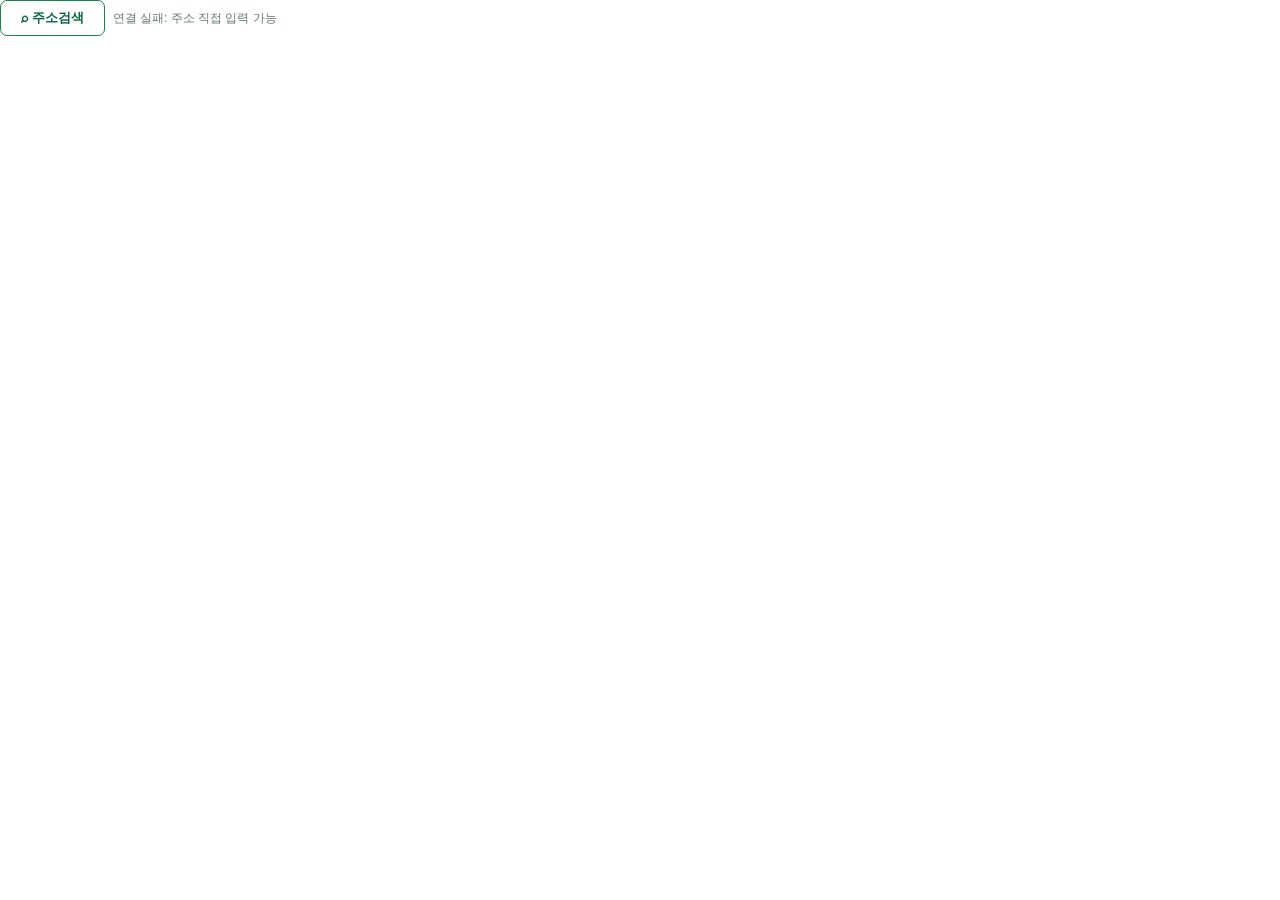
<file: assets/address_search/index.html>
<!doctype html><html lang="ko"><meta charset="utf-8"><meta name="viewport" content="width=device-width,initial-scale=1"><style>body{font:14px sans-serif;margin:0;color:#163c30}button{background:#fff;border:1px solid #168351;border-radius:7px;color:#086441;padding:8px 20px;cursor:pointer;font-weight:bold}#postcode{margin-top:8px}#status{font-size:12px;color:#63776b;margin-left:8px}</style><button id="open">⌕ 주소검색</button><span id="status">도로명·지번 검색</span><div id="postcode"></div><script>
const send=(type,extra={})=>parent.postMessage({isStreamlitMessage:true,type,...extra},'*');
const frame=h=>send('streamlit:setFrameHeight',{height:h});
let loaded=false;
function launch(){
 const el=document.getElementById('postcode');el.innerHTML='';frame(43);
 new daum.Postcode({oncomplete:data=>{
   send('streamlit:setComponentValue',{value:{zonecode:data.zonecode,address:data.roadAddress||data.jibunAddress,nonce:Date.now()},dataType:'json'});
   el.innerHTML='';frame(43);
 },width:500,height:600}).open({popupTitle:'주소 검색'});
}
function loadProvider(){
 if(loaded)return;loaded=true;
 const script=document.createElement('script');script.src='https://t1.daumcdn.net/mapjsapi/bundle/postcode/prod/postcode.v2.js';
 script.onload=()=>{document.getElementById('status').textContent='도로명·지번 검색';};
 script.onerror=()=>{loaded=false;document.getElementById('status').textContent='연결 실패: 주소 직접 입력 가능';frame(60);};
 document.head.appendChild(script);
}
document.getElementById('open').onclick=()=>{
 if(window.daum&&daum.Postcode){launch();return;}
 document.getElementById('status').textContent='불러오는 중… 잠시 후 다시 눌러주세요.';loadProvider();frame(60);
};
loadProvider();
window.addEventListener('message',e=>{if(e.data.type==='streamlit:render')frame(document.getElementById('postcode').childNodes.length?510:43);});
send('streamlit:componentReady',{apiVersion:1});frame(43);
</script></html>
</file>
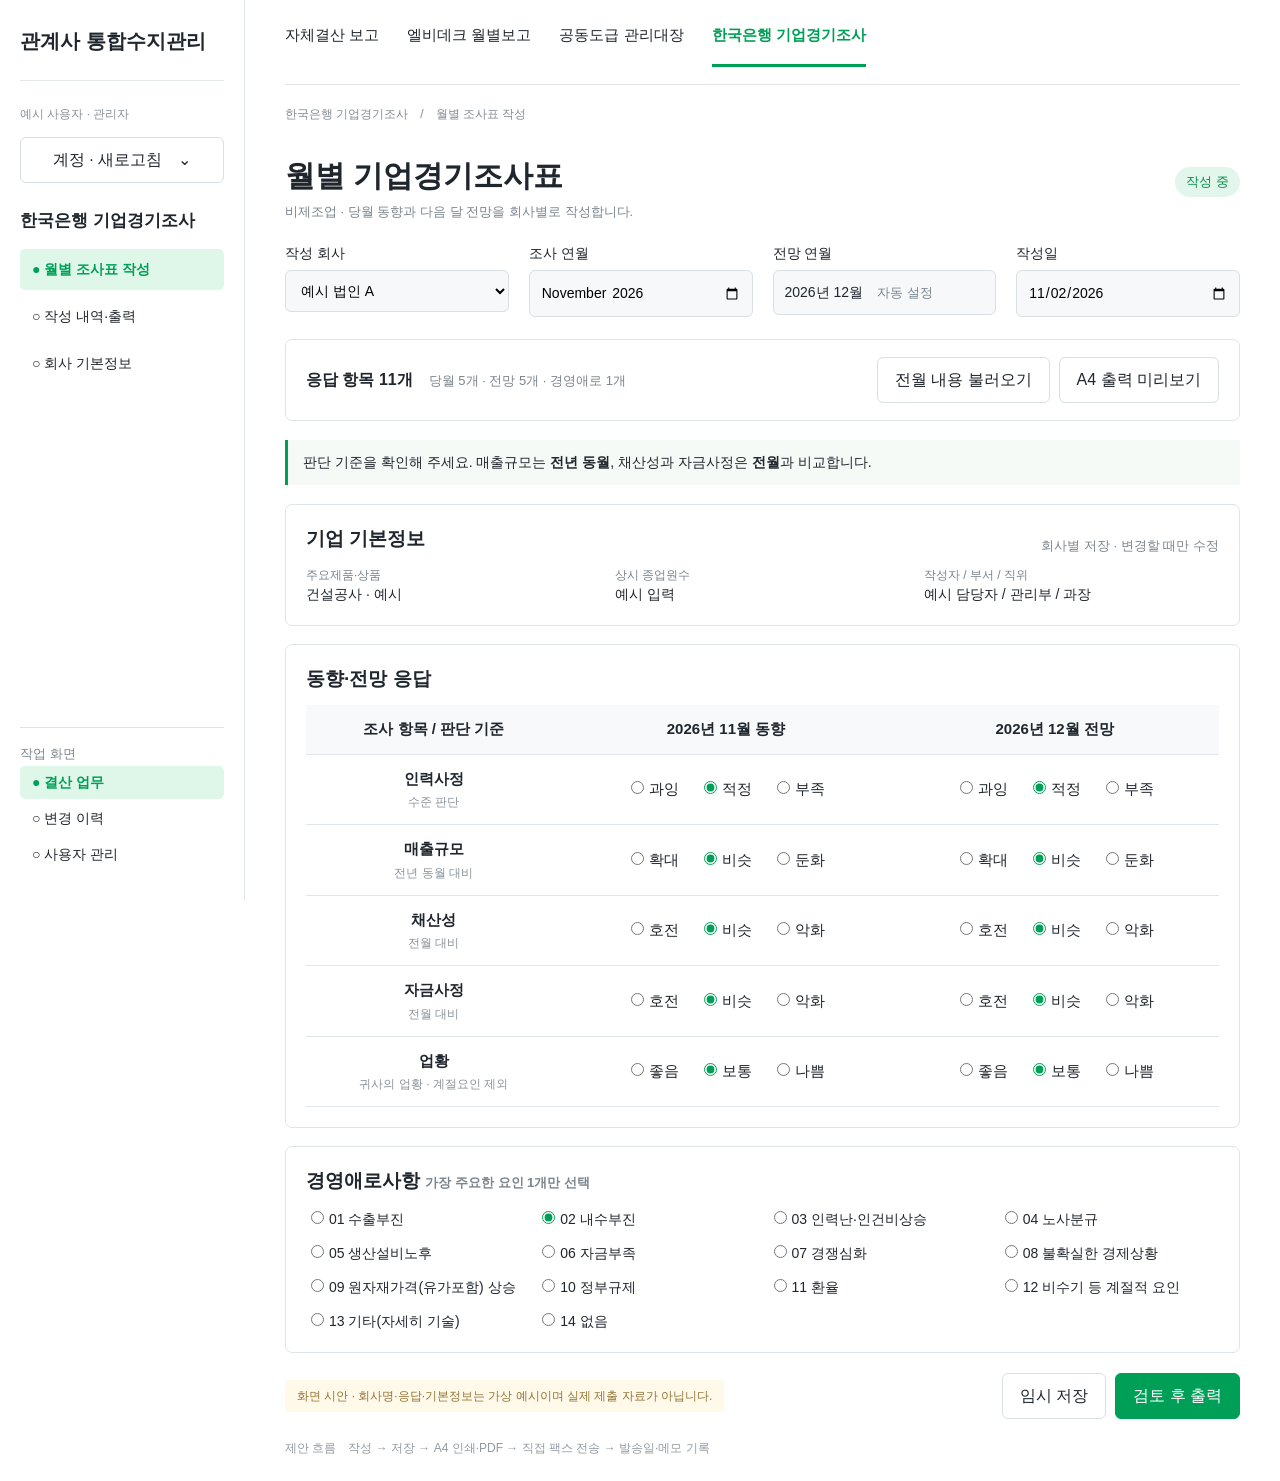
<file: docs/bok-survey-preview/index.html>
<!doctype html><meta charset="utf-8"><title>기업경기조사 · 화면 시안</title><style>*{box-sizing:border-box}body{margin:0;background:#fff;color:#20262d;font:16px/1.5 "Noto Sans CJK KR","Malgun Gothic",sans-serif}button,input,select{font:inherit}button{cursor:pointer;border:1px solid #d8dfe5;background:white;border-radius:6px;padding:10px 17px;color:inherit}.green{background:#009f57;color:white;border-color:#009f57}.muted{color:#7b858d;font-size:13px}aside{position:fixed;inset:0 auto 0 0;width:245px;padding:26px 20px;border-right:1px solid #dfe4e8;background:#fff;display:flex;flex-direction:column}.brand{font-weight:750;font-size:20px;padding-bottom:24px;border-bottom:1px solid #e4e7eb}.user{font-size:12px;color:#899199;margin:24px 0 14px}.navtitle{font-size:17px;font-weight:700;margin:25px 0 12px}.nav{padding:10px 12px;margin:3px 0;font-size:14px;border-radius:5px}.active{color:#009f57;background:#def7e9;font-weight:700}.work{margin-top:auto;border-top:1px solid #dfe4e8;padding-top:16px}.work .nav{padding:6px 12px}.main{margin-left:245px;padding:24px 40px;max-width:1800px}.topnav{display:flex;gap:28px;border-bottom:1px solid #e2e5e9;padding:0 0 17px;font-size:15px}.topnav strong{color:#009f57;border-bottom:3px solid #009f57;padding-bottom:17px}.breadcrumb{font-size:12px;color:#838c95;margin:20px 0}h1{font-size:30px;margin:10px 0 4px}h2{font-size:19px;margin:0 0 12px}.heading{display:flex;justify-content:space-between;align-items:center}.pill{background:#e3f6eb;color:#008d4b;padding:5px 11px;border-radius:20px;font-size:13px}.filters{display:flex;gap:20px;margin:22px 0}.filters label{flex:1;font-size:14px}.filters select,.field{display:block;width:100%;border:1px solid #d8dfe5;border-radius:6px;background:#f6f8f9;padding:11px;margin-top:6px}.summary{border:1px solid #dfe4e8;border-radius:7px;padding:17px 20px;display:flex;justify-content:space-between;align-items:center}.actions{display:flex;gap:9px}.hint{border-left:3px solid #009f57;background:#f5faf7;font-size:14px;padding:12px 15px;margin:19px 0}.card{border:1px solid #dfe4e8;border-radius:7px;margin:18px 0;padding:20px}table{border-collapse:collapse;width:100%;font-size:15px}th,td{border-bottom:1px solid #e0e5e9;padding:13px;text-align:center}th{background:#f7f9fa;font-weight:650}td small{display:block;font-size:12px;color:#8a939b;margin-top:3px}input[type=radio]{accent-color:#009f57;margin-right:5px}.choices{display:flex;justify-content:center;gap:20px;white-space:nowrap}.factors{display:grid;grid-template-columns:repeat(4,1fr);gap:12px;font-size:14px}.bottom{display:flex;justify-content:space-between;align-items:center;margin:20px 0}.number{font-variant-numeric:tabular-nums}.caption{font-size:12px;color:#939aa1}.demo{font-size:12px;color:#937438;background:#fff9e9;padding:7px 12px;border-radius:4px}.base{display:grid;grid-template-columns:repeat(3,1fr);gap:14px;font-size:14px}.base span{display:block;color:#79848d;font-size:12px}.base b{font-weight:500}</style><aside><div class="brand">관계사 통합수지관리</div><div class="user">예시 사용자 · 관리자</div><button>계정 · 새로고침　⌄</button><div class="navtitle">한국은행 기업경기조사</div><div class="nav active">● 월별 조사표 작성</div><div class="nav">○ 작성 내역·출력</div><div class="nav">○ 회사 기본정보</div><div class="work"><div class="muted">작업 화면</div><div class="nav active">● 결산 업무</div><div class="nav">○ 변경 이력</div><div class="nav">○ 사용자 관리</div></div></aside><main class="main"><div class="topnav"><span>자체결산 보고</span><span>엘비데크 월별보고</span><span>공동도급 관리대장</span><strong>한국은행 기업경기조사</strong></div><div class="breadcrumb">한국은행 기업경기조사　/　월별 조사표 작성</div><div class="heading"><div><h1>월별 기업경기조사표</h1><div class="muted">비제조업 · 당월 동향과 다음 달 전망을 회사별로 작성합니다.</div></div><span class="pill">작성 중</span></div><div class="filters"><label>작성 회사<select id="company"><option>예시 법인 A</option><option>예시 법인 B</option></select></label><label>조사 연월<input class="field" type="month" value="2026-11"></label><label>전망 연월<div class="field">2026년 12월　<span class="muted">자동 설정</span></div></label><label>작성일<input class="field" type="date" value="2026-11-02"></label></div><div class="summary"><div><b>응답 항목 11개</b>　<span class="muted">당월 5개 · 전망 5개 · 경영애로 1개</span></div><div class="actions"><button onclick="alert('시안입니다. 전월 응답을 불러온 뒤 이번 달 응답을 검토하는 기능으로 개발합니다.')">전월 내용 불러오기</button><button onclick="window.open('print.html')">A4 출력 미리보기</button></div></div><div class="hint">판단 기준을 확인해 주세요. 매출규모는 <b>전년 동월</b>, 채산성과 자금사정은 <b>전월</b>과 비교합니다.</div><section class="card"><div class="heading"><h2>기업 기본정보</h2><span class="muted">회사별 저장 · 변경할 때만 수정</span></div><div class="base"><div><span>주요제품·상품</span><b>건설공사 · 예시</b></div><div><span>상시 종업원수</span><b>예시 입력</b></div><div><span>작성자 / 부서 / 직위</span><b>예시 담당자 / 관리부 / 과장</b></div></div></section><section class="card"><h2>동향·전망 응답</h2><table><thead><tr><th style="width:28%">조사 항목 / 판단 기준</th><th>2026년 11월 동향</th><th>2026년 12월 전망</th></tr></thead><tbody><tr><td><b>인력사정</b><small>수준 판단</small></td><td><div class="choices"><label><input type="radio" name="now0" value="과잉">과잉</label><label><input type="radio" name="now0" value="적정" checked>적정</label><label><input type="radio" name="now0" value="부족">부족</label></div></td><td><div class="choices"><label><input type="radio" name="next0" value="과잉">과잉</label><label><input type="radio" name="next0" value="적정" checked>적정</label><label><input type="radio" name="next0" value="부족">부족</label></div></td></tr><tr><td><b>매출규모</b><small>전년 동월 대비</small></td><td><div class="choices"><label><input type="radio" name="now1" value="확대">확대</label><label><input type="radio" name="now1" value="비슷" checked>비슷</label><label><input type="radio" name="now1" value="둔화">둔화</label></div></td><td><div class="choices"><label><input type="radio" name="next1" value="확대">확대</label><label><input type="radio" name="next1" value="비슷" checked>비슷</label><label><input type="radio" name="next1" value="둔화">둔화</label></div></td></tr><tr><td><b>채산성</b><small>전월 대비</small></td><td><div class="choices"><label><input type="radio" name="now2" value="호전">호전</label><label><input type="radio" name="now2" value="비슷" checked>비슷</label><label><input type="radio" name="now2" value="악화">악화</label></div></td><td><div class="choices"><label><input type="radio" name="next2" value="호전">호전</label><label><input type="radio" name="next2" value="비슷" checked>비슷</label><label><input type="radio" name="next2" value="악화">악화</label></div></td></tr><tr><td><b>자금사정</b><small>전월 대비</small></td><td><div class="choices"><label><input type="radio" name="now3" value="호전">호전</label><label><input type="radio" name="now3" value="비슷" checked>비슷</label><label><input type="radio" name="now3" value="악화">악화</label></div></td><td><div class="choices"><label><input type="radio" name="next3" value="호전">호전</label><label><input type="radio" name="next3" value="비슷" checked>비슷</label><label><input type="radio" name="next3" value="악화">악화</label></div></td></tr><tr><td><b>업황</b><small>귀사의 업황 · 계절요인 제외</small></td><td><div class="choices"><label><input type="radio" name="now4" value="좋음">좋음</label><label><input type="radio" name="now4" value="보통" checked>보통</label><label><input type="radio" name="now4" value="나쁨">나쁨</label></div></td><td><div class="choices"><label><input type="radio" name="next4" value="좋음">좋음</label><label><input type="radio" name="next4" value="보통" checked>보통</label><label><input type="radio" name="next4" value="나쁨">나쁨</label></div></td></tr></tbody></table></section><section class="card"><h2>경영애로사항 <span class="muted">가장 주요한 요인 1개만 선택</span></h2><div class="factors"><label><input type="radio" name="factor" value="1" >01 수출부진</label><label><input type="radio" name="factor" value="2" checked>02 내수부진</label><label><input type="radio" name="factor" value="3" >03 인력난·인건비상승</label><label><input type="radio" name="factor" value="4" >04 노사분규</label><label><input type="radio" name="factor" value="5" >05 생산설비노후</label><label><input type="radio" name="factor" value="6" >06 자금부족</label><label><input type="radio" name="factor" value="7" >07 경쟁심화</label><label><input type="radio" name="factor" value="8" >08 불확실한 경제상황</label><label><input type="radio" name="factor" value="9" >09 원자재가격(유가포함) 상승</label><label><input type="radio" name="factor" value="10" >10 정부규제</label><label><input type="radio" name="factor" value="11" >11 환율</label><label><input type="radio" name="factor" value="12" >12 비수기 등 계절적 요인</label><label><input type="radio" name="factor" value="13" >13 기타(자세히 기술)</label><label><input type="radio" name="factor" value="14" >14 없음</label></div></section><div class="bottom"><span class="demo">화면 시안 · 회사명·응답·기본정보는 가상 예시이며 실제 제출 자료가 아닙니다.</span><div class="actions"><button onclick="alert('시안입니다. 실제 저장은 정식 개발 시 연결합니다.')">임시 저장</button><button class="green" onclick="window.open('print.html')">검토 후 출력</button></div></div><div class="caption">제안 흐름　작성 → 저장 → A4 인쇄·PDF → 직접 팩스 전송 → 발송일·메모 기록</div></main>
</file>
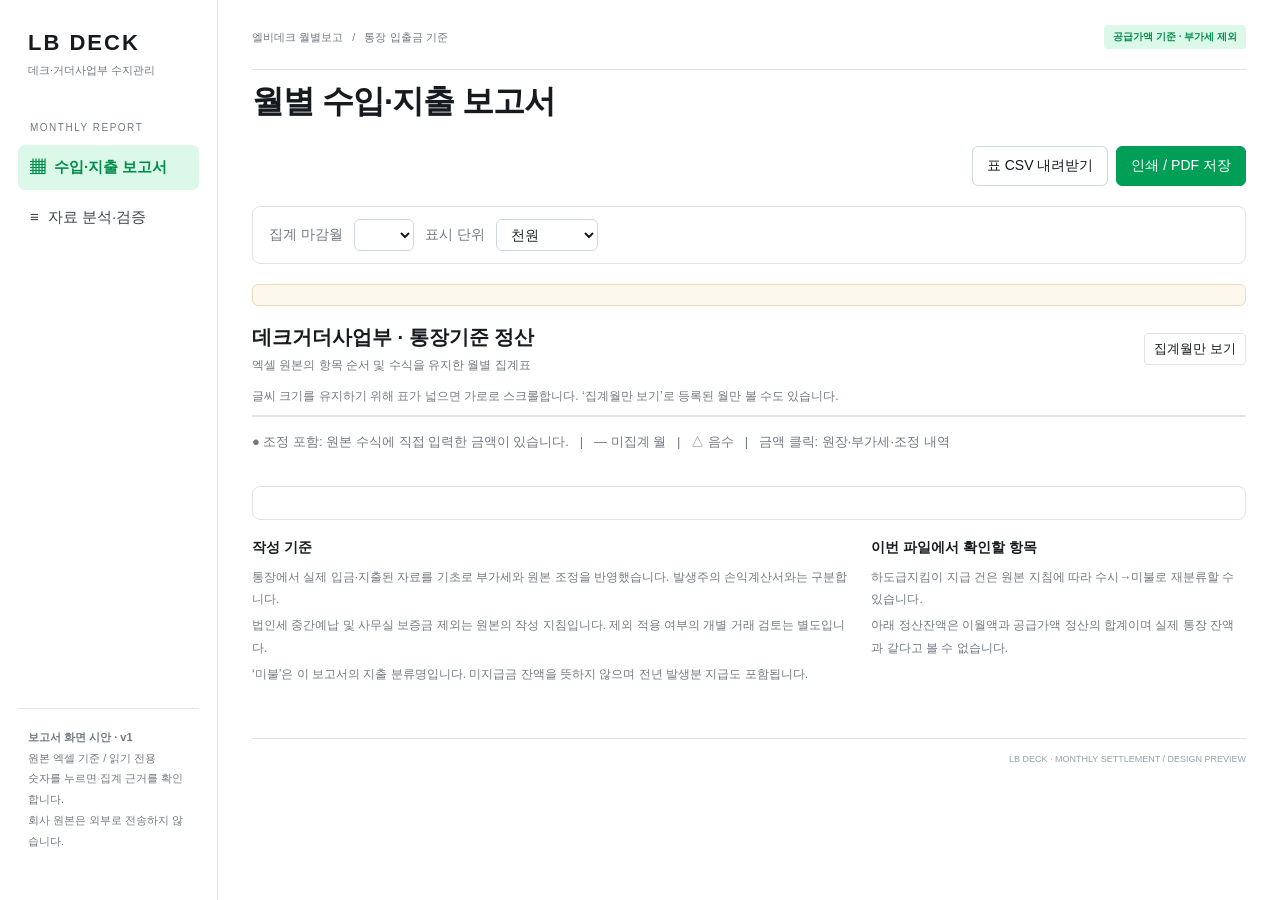
<file: monthly_preview_template.html>
<!doctype html><html lang="ko"><head><meta charset="utf-8"><meta name="viewport" content="width=device-width, initial-scale=1"><title>엘비데크 | 월별 수입·지출 보고서 시안</title>
<style>
:root{--navy:#14344b;--teal:#166b68;--ink:#233b4b;--muted:#71828e;--line:#dce5e7;--bg:#f3f6f7;--red:#b84747;--gold:#a17426}*{box-sizing:border-box}body{margin:0;font-family:"Malgun Gothic","Noto Sans CJK KR",Arial,sans-serif;background:var(--bg);color:var(--ink);font-size:13px}button,select{font:inherit}button{cursor:pointer}aside{position:fixed;inset:0 auto 0 0;width:218px;background:var(--navy);color:#fff;padding:30px 18px;display:flex;flex-direction:column}.brand{font-size:22px;letter-spacing:2px;font-weight:800;padding:0 10px}.brand small{display:block;font-size:11px;font-weight:400;letter-spacing:0;margin-top:7px;color:#b1c6cf}.nav-head{font-size:10px;color:#95afb9;letter-spacing:1.5px;margin:44px 12px 12px}.nav-item{border:0;color:#bdcdd4;background:none;padding:13px 12px;text-align:left;border-radius:7px;margin-bottom:5px}.nav-item.active{background:#315263;color:white;font-weight:700}.nav-item span{margin-right:9px}.side-note{margin-top:auto;color:#a6bdc7;border-top:1px solid #476271;padding:18px 10px;font-size:11px;line-height:1.9}.side-note strong{color:#e0eded}main{margin-left:218px;padding:25px 34px 35px;max-width:2300px}.topbar{display:flex;align-items:center;justify-content:space-between;font-size:11px;color:var(--muted);padding-bottom:20px;border-bottom:1px solid var(--line)}.pill{display:inline-block;padding:5px 9px;background:#e5efec;color:var(--teal);border-radius:4px;font-size:10px;font-weight:700;white-space:nowrap}.pagehead{display:flex;justify-content:space-between;gap:16px;align-items:center;margin:25px 0 22px}h1{font-size:27px;font-weight:800;margin:0 0 9px;letter-spacing:-1px}h1 small{font-size:13px;letter-spacing:0;font-weight:400;color:var(--muted);margin-left:10px}.subtitle{font-size:12px;color:var(--muted)}.actions{display:flex;gap:7px;flex-wrap:wrap}button.control,select{border:1px solid #ccd9dd;border-radius:6px;padding:9px 12px;color:var(--ink);background:white}button.primary{background:var(--teal);color:#fff;border-color:var(--teal)}.filterbar{display:flex;align-items:center;gap:11px;flex-wrap:wrap;padding:13px 16px;background:#fff;border:1px solid var(--line);border-radius:8px;margin-bottom:18px}.filterbar label{font-size:11px;color:var(--muted)}.filterbar select{padding:6px 28px 6px 10px}.filterbar .source{margin-left:auto;color:var(--muted);font-size:10px}.cards{display:grid;grid-template-columns:repeat(4,minmax(0,1fr));gap:13px;margin-bottom:17px}.card{background:white;border:1px solid var(--line);border-radius:8px;padding:18px 18px 16px}.card .klabel{font-size:11px;color:var(--muted);margin-bottom:12px}.card .value{font-size:25px;font-weight:800;letter-spacing:-.7px;white-space:nowrap;font-variant-numeric:tabular-nums}.card .kfoot{font-size:10px;color:var(--muted);margin-top:9px}.card.teal{border-top:3px solid var(--teal);padding-top:16px}.card.teal .value{color:var(--teal)}.negative{color:var(--red)!important}.notice{font-size:11px;line-height:1.9;background:#fcf8ed;border:1px solid #e9ddbb;border-radius:6px;padding:10px 14px;margin-bottom:20px;color:#80612f}.notice button{border:0;background:none;color:#80612f;text-decoration:underline;font-size:11px}.panel{background:#fff;border:1px solid var(--line);border-radius:9px;overflow:hidden}.panelhead{display:flex;align-items:center;justify-content:space-between;padding:19px 20px 15px;gap:12px}.paneltitle{font-size:15px;font-weight:800}.panelhead small{display:block;margin-top:6px;font-size:10px;color:var(--muted);font-weight:400}.paneltools{display:flex;align-items:center;gap:12px;font-size:10px;color:var(--muted)}.paneltools button{background:none;border:1px solid var(--line);padding:6px 9px;border-radius:4px;color:var(--ink);font-size:10px}.scroll{overflow:auto}table{width:100%;border-collapse:collapse;table-layout:fixed;font-variant-numeric:tabular-nums;font-size:10px}th,td{padding:10px 7px;border-bottom:1px solid #e7edef;border-right:1px solid #edf1f2;text-align:right;white-space:nowrap}thead th{background:#f0f5f5;color:#5d7179;font-size:10px;font-weight:600;text-align:center;padding:12px 5px}.label{width:143px;text-align:left;padding-left:18px;font-weight:600;position:sticky;left:0;background:inherit;z-index:1}.total{width:99px;background:#f6f9f9;font-weight:800}.note{width:155px;text-align:left;white-space:normal;font-size:9px;line-height:1.6;color:var(--muted);padding-left:10px}.income td{background:#fcfefd}.subtotal td{background:#ebf4f2;font-weight:800;border-top:1px solid #d3e5df;border-bottom:1px solid #d3e5df}.expense-total td{background:#f0f4f7;font-weight:800;border-top:1px solid #d8e1e8}.balance td{background:#fafbfc;font-weight:700}.fee td{background:#fffaf0;color:#8e6a34}.final td{background:var(--navy);color:white;font-weight:800;padding-top:13px;padding-bottom:13px}.final td.negative{color:#ffd2c9!important}.future{color:#bdc8ce!important;background:#fbfcfd!important}.zero{color:#a6b4bd}.cell{cursor:pointer}.cell:hover{outline:1px solid #77aaa6;outline-offset:-1px;background:#e5f3f1!important}.smallnote{font-size:8px;color:#8a9ca4;display:block;margin-top:5px;font-weight:400}.adjust{color:#b88839;font-size:9px;margin-left:5px}.legend{font-size:10px;color:var(--muted);padding:13px 18px;border-top:1px solid var(--line);line-height:1.9}.settlement{display:grid;grid-template-columns:1fr auto 1fr auto 1fr;align-items:center;gap:14px;padding:19px 23px;background:#f8fafb;border-top:1px solid var(--line)}.settlement small{display:block;font-size:10px;color:var(--muted);margin-bottom:7px}.settlement strong{font-size:20px;font-variant-numeric:tabular-nums}.settlement .last{color:var(--teal)}.footnotes{display:grid;grid-template-columns:1.6fr 1fr;gap:20px;margin-top:19px}.footnotes h3{font-size:12px;margin:0 0 9px}.footnotes p{font-size:10px;color:var(--muted);line-height:1.9;margin:3px 0}.footer{display:flex;justify-content:space-between;font-size:9px;color:#93a1a9;margin-top:25px;padding-top:15px;border-top:1px solid var(--line)}.analysis{display:none}.analysis h2{font-size:20px}.analysis article{padding:20px;margin-bottom:15px;background:#fff;border:1px solid var(--line);border-radius:7px;line-height:1.9}.analysis h3{font-size:15px;margin:0 0 8px}.analysis p,.analysis li{font-size:12px}.analysis table{min-width:0!important;font-size:12px;table-layout:auto}.analysis td{white-space:normal}.analysis .label{position:static;width:auto}.tag{padding:4px 6px;border-radius:3px;background:#edf3f2;color:var(--teal);font-size:10px}.drawer-backdrop{display:none;position:fixed;inset:0;background:#102c4680;z-index:10}.drawer{position:absolute;right:0;top:0;bottom:0;width:min(650px,95vw);overflow:auto;background:white;padding:25px}.drawer .close{float:right;padding:5px 11px;font-size:18px;border:0;background:#edf2f3;border-radius:4px}.drawer h2{font-size:20px;margin:0 0 15px}.drawer p{font-size:12px;line-height:1.9}.drawer table{min-width:0!important;table-layout:auto;font-size:11px}.drawer table td{white-space:normal}.drawer .summary{background:#f1f6f5;padding:13px;margin-bottom:18px}.drawer code{overflow-wrap:anywhere;white-space:normal;font-size:11px}.stub{font-size:11px;color:var(--muted)}@media(max-width:1150px){aside{width:180px}main{margin-left:180px;padding:22px 20px}.cards{grid-template-columns:repeat(2,1fr)}table{min-width:1250px}}@media(max-width:750px){aside{display:none}main{margin-left:0;padding:18px}.pagehead{align-items:flex-start;flex-direction:column}.cards{gap:8px}.card .value{font-size:20px}.source{display:none}.settlement{grid-template-columns:1fr}.settlement>.operator{display:none}.footnotes{grid-template-columns:1fr}h1{font-size:22px}}@page{size:A3 landscape;margin:12mm}@media print{aside,.topbar,.actions,.filterbar,.notice,.paneltools,.drawer-backdrop,.footer,.analysis{display:none!important}main{margin:0;padding:0;max-width:none}body{background:#fff}h1{font-size:22px}.pagehead{margin-top:0}.cards{grid-template-columns:repeat(4,1fr);gap:8px}.card{padding:12px}.card .value{font-size:20px}.panel{border-radius:0}.scroll{overflow:visible}table{min-width:0!important;font-size:9px}td,th{padding:8px 4px;print-color-adjust:exact;-webkit-print-color-adjust:exact}.label{position:static;width:125px}.note{width:135px}.settlement{padding:12px}.footnotes{margin-top:12px}.final td{background:#14344b!important;color:#fff!important}.final td.negative{color:#ffd2c9!important}tr{break-inside:avoid}.cards,.settlement,.footnotes{break-inside:avoid}}
@media print{.pagehead{margin:0 0 12px}.cards{margin-bottom:10px}.card,.card.teal{padding:10px}.card .klabel{margin-bottom:6px}.card .value{font-size:18px}.card .kfoot{margin-top:5px;font-size:8px}.panelhead{padding:10px 12px}.paneltitle{font-size:12px}.panelhead small{font-size:8px;margin-top:4px}td,th{padding:5px 4px;font-size:8px}.note{font-size:7.5px;line-height:1.3}.smallnote{font-size:7px;margin-top:3px}.final td{padding-top:7px;padding-bottom:7px}.legend{padding:6px 12px;font-size:8px;line-height:1.5}.settlement{padding:10px 15px}.settlement strong{font-size:17px}.settlement small{font-size:8px}.footnotes{margin-top:10px;gap:12px}.footnotes p{font-size:8px;line-height:1.4}.footnotes h3{font-size:9px;margin-bottom:6px}}
body.embedded aside,body.embedded .topbar{display:none}body.embedded main{margin:0;max-width:none;padding:12px}.embedded-switch{display:none}body.embedded .embedded-switch{display:flex;gap:8px;margin:0 0 12px}body.embedded table{min-width:1000px}@media print{.embedded-switch{display:none!important}body.embedded table{min-width:0!important}}

.pagehead{flex-direction:column;align-items:stretch}.pagehead>.actions{align-self:flex-end}.title-and-approvals{display:flex;align-items:center;justify-content:space-between;gap:20px;flex-wrap:wrap}.approval-area{display:flex;gap:10px}.approval-table{min-width:0!important;border-collapse:collapse;width:235px;table-layout:fixed;font-size:10px}.approval-table td,.approval-table th{border:1px solid #63747d;background:#fff!important;text-align:center;padding:5px;white-space:normal;color:#233b4b}.approval-table .approval-side{width:22px;writing-mode:vertical-rl;text-orientation:upright;letter-spacing:6px}.approval-table .sign-cell{height:64px;vertical-align:bottom;font-weight:600}.memo-row td{padding:6px 5px;background:#fcfdf8;color:#65786c;text-align:center;white-space:pre-wrap;font-size:9px;line-height:1.5}.memo-empty{color:#b7c2bc}.cell{position:relative}.has-sticky::after{content:"";position:absolute;top:0;right:0;border-top:8px solid #d9a92d;border-left:8px solid transparent}.sticky-pop{display:none;position:fixed;z-index:20;max-width:345px;max-height:300px;overflow:hidden;white-space:pre-wrap;background:#fffedc;color:#4e482b;border:1px solid #d6c475;box-shadow:0 5px 18px #172c4926;padding:13px;font-size:12px;line-height:1.7;pointer-events:none}.sticky-pop strong{display:block;margin-bottom:5px}.sticky-register{margin-top:18px;padding:16px;background:#fff;border:1px solid var(--line);border-radius:8px}.sticky-register h3{font-size:13px;margin:0 0 12px}.sticky-grid{display:grid;grid-template-columns:repeat(3,minmax(0,1fr));gap:12px}.sticky-card{padding:12px 14px;background:#fffedc;border:1px solid #e1d598;color:#4d482c;white-space:pre-wrap;overflow-wrap:anywhere;font-size:11px;line-height:1.7}.sticky-card small{display:block;color:#8a8057;margin-bottom:5px}.sticky-card strong{display:block;margin-bottom:6px}.drawer .sticky-card{margin:10px 0}.drawer .row-memo{padding:12px;background:#f0f5ee;white-space:pre-wrap}.annotation-legend{font-size:10px;color:#887142}@media(max-width:900px){.approval-area{flex-wrap:wrap}.sticky-grid{grid-template-columns:1fr}.approval-table{width:220px}}@media print{.pagehead{gap:8px}.title-and-approvals{flex-wrap:nowrap;align-items:flex-start}.approval-table{width:235px;font-size:8px}.approval-table .sign-cell{height:18mm}.approval-table td,.approval-table th{padding:3px}.memo-row td{padding:3px;font-size:7px}.sticky-pop{display:none!important}.sticky-register{padding:9px;margin-top:10px;break-inside:auto}.sticky-grid{grid-template-columns:repeat(3,minmax(0,1fr))}.sticky-card{font-size:8px;padding:8px;line-height:1.4;break-inside:avoid;print-color-adjust:exact;-webkit-print-color-adjust:exact}.sticky-register h3{font-size:10px;margin-bottom:7px}.annotation-legend{font-size:8px}}
@media print{#reporttable td,#reporttable th{padding-top:4px;padding-bottom:4px}#reporttable .memo-row td{padding:2px 4px}.sticky-register{margin-top:7px;padding:7px}.sticky-card{padding:6px 8px}.footnotes{margin-top:7px}.cards{margin-bottom:8px}.card .klabel{margin-bottom:4px}.card .kfoot{margin-top:3px}}

/* Readable on-screen text; the annual table scrolls instead of shrinking text. */
body{font-size:14px}h1{font-size:32px}h1 small{font-size:26px;font-weight:650;color:var(--ink)}.subtitle{font-size:14px}.paneltitle{font-size:18px}.panelhead small{font-size:12px}.card .klabel{font-size:14px}.card .kfoot{font-size:12px}.card .value{font-size:29px}#reporttable{font-size:14px}#reporttable th{font-size:14px}#reporttable .label{width:176px}#reporttable .total{width:130px}#reporttable .note{width:210px;font-size:12px;line-height:1.55}#reporttable td{padding:10px 7px}#reporttable .memo-row td{font-size:12px;line-height:1.5;padding:7px}.legend{font-size:13px}.footnotes p{font-size:12px}.footnotes h3{font-size:14px}.sticky-card{font-size:14px}.sticky-card small{font-size:12px}.sticky-pop{font-size:14px}.approval-table{font-size:12px}.approval-table .sign-cell{font-size:14px}.approval-table th{font-size:14px}.smallnote{font-size:11px}.print-screen-hint{font-size:12px;color:var(--muted);padding:0 20px 10px}
@media print{
 .settlement,.footnotes,.print-screen-hint{display:none!important}
 body{font-size:11pt}h1{font-size:21pt}h1 small{font-size:18pt;color:#233b4b;font-weight:650}.subtitle{font-size:10pt}
 #reporttable{min-width:0!important;font-size:11pt}#reporttable th,#reporttable td{font-size:11pt;line-height:1.25;padding:4px}
 #reporttable .label{width:160px}#reporttable .total{width:120px}#reporttable .note{width:170px;font-size:10pt;line-height:1.3}
 #reporttable .memo-row td{font-size:10pt;line-height:1.3;padding:3px 4px}
 .paneltitle{font-size:13pt}.panelhead small{font-size:10pt}.card .klabel{font-size:10pt}.card .kfoot{font-size:10pt}.card .value{font-size:18pt}
 .legend{font-size:10pt;line-height:1.3}.approval-table th{font-size:10pt}.approval-table .sign-cell{font-size:11pt}.sticky-card{font-size:10pt;line-height:1.3}.sticky-register{break-inside:avoid-page}.sticky-register h3{font-size:11pt;break-after:avoid}.sticky-card small,.annotation-legend{font-size:10pt}.smallnote{font-size:10pt}
}

/* White / mint portal palette shared with the settlement application. */
:root{--navy:#303840;--teal:#009f57;--ink:#171b20;--muted:#737983;--line:#e0e3e7;--bg:#fff}
aside{background:#fff;color:var(--ink);border-right:1px solid var(--line)}.brand small,.nav-head,.side-note,.side-note strong{color:var(--muted)}.nav-item{color:#42484f;font-size:15px}.nav-item.active{background:#dbf8e9;color:#008d4b}.side-note{border-color:var(--line)}.card,.panel{border-radius:6px;box-shadow:none}.card.teal{border-top:1px solid var(--line);padding-top:18px}.subtotal td,.expense-total td{background:#e1f8ed;border-color:#ccebdc}.fee td{background:#f7faf8;color:var(--ink)}.final td{background:#303840}.pill{background:#dbf8e9;color:#008d4b}
@media print{.final td{background:#303840!important;color:#fff!important}h1 small{color:#171b20}}

/* Match the actual embedded layout to the portal design, without duplicate titles. */
body.embedded main{padding:6px 2px 24px}body.embedded .embedded-switch{justify-content:flex-end;margin:0 0 8px}
.pagehead{display:grid;grid-template-columns:minmax(0,1fr) auto;align-items:center;gap:16px;margin:10px 0 20px}.title-and-approvals{display:block}.pagehead .actions{align-self:center;display:flex;gap:8px}.actions .control{font-size:14px;padding:10px 14px}
h1{font-size:32px;letter-spacing:-1px;margin:0 0 10px}h1 small{font-size:26px;margin-left:8px}.subtitle{font-size:14px;color:var(--muted)}.filterbar{margin-bottom:20px;padding:12px 16px}.filterbar label,.filterbar select{font-size:14px}.source{font-size:12px}
.summary-strip{display:grid;grid-template-columns:minmax(0,1fr) auto;gap:20px;align-items:start;margin:0 0 24px}.summary-strip .cards{margin:0;gap:10px}.card{padding:18px 15px}.card .value{font-size:27px}.card .klabel{font-size:14px}.card .kfoot{font-size:12px}.approval-area{gap:10px}.approval-table{width:195px}.approval-table .sign-cell{height:62px}.approval-table th{font-size:12px}.approval-table .approval-side{width:18px}
.panel{border:0;border-radius:0}.panelhead{padding:0 0 14px}.paneltitle{font-size:20px}.notice{margin-bottom:18px}.print-screen-hint{padding-left:0}.legend{padding-left:0}.scroll{border-top:1px solid var(--line)}#reporttable th{background:#f6f7f8}#reporttable td,#reporttable th{padding:10px 8px}.embedded-switch .control{font-size:13px}.paneltools button{font-size:13px}.paneltools{font-size:13px}
@media(max-width:1100px){.summary-strip{grid-template-columns:1fr}.approval-area{justify-content:flex-end}.card .value{font-size:28px}}
@media(max-width:800px){.pagehead{grid-template-columns:1fr}.cards{grid-template-columns:repeat(2,minmax(0,1fr))}h1{font-size:26px}h1 small{font-size:23px}.approval-area{flex-wrap:wrap}}
@media print{.summary-strip{display:block;margin-bottom:10px}.summary-strip .cards{margin-bottom:10px}.approval-area{justify-content:flex-end}.pagehead{display:block}.approval-table .sign-cell{height:18mm}h1{font-size:21pt}h1 small{font-size:18pt}#reporttable td,#reporttable th{padding:4px}.card .value{font-size:18pt}.card .klabel,.card .kfoot{font-size:10pt}.embedded-switch{display:none!important}.pagehead .actions{display:none}.settlement,.footnotes,.print-screen-hint{display:none!important}}

/* Requested report order: approvals, settlement table, four totals in one row. */
.report-approvals{justify-content:flex-end;margin:0 0 20px;break-inside:avoid}
.report-totals{display:block;margin:24px 0 0;overflow-x:auto}
.report-totals .cards{display:grid;grid-template-columns:repeat(4,minmax(0,1fr));min-width:720px;gap:12px}
.settlement{display:none!important}
@media print{.report-approvals{margin:0 0 10px;justify-content:flex-end}.report-totals{display:block;margin:12px 0 0;overflow:visible;break-inside:avoid}.report-totals .cards{grid-template-columns:repeat(4,minmax(0,1fr));min-width:0;gap:8px;margin:0}.report-totals .card{padding:10px}.report-totals .value{font-size:18pt}}
@media print{.report-approvals{margin-bottom:6px}.pagehead{margin:0 0 8px}h1{margin-bottom:6px}.panelhead{padding:0 0 8px}.panelhead small,.legend{display:none!important}#reporttable td,#reporttable th{padding:3px 4px;line-height:1.15}.report-totals{margin-top:8px}.report-totals .card{padding:8px 10px}.report-totals .card .klabel{margin-bottom:5px}.report-totals .card .kfoot{margin-top:4px}}

/* Title/year and approvals share one header row; all twelve months are default. */
.pagehead{display:block;overflow-x:auto}.title-and-approvals{display:flex;flex-wrap:nowrap;align-items:center;justify-content:space-between;gap:24px;min-width:760px}.title-and-approvals>div:first-child{flex:1;min-width:360px}h1{white-space:nowrap}.report-approvals{flex:0 0 auto;flex-wrap:nowrap;margin:0}.pagehead>.actions{justify-content:flex-end;margin-top:12px}
#reporttable .final td{background:#e4e7eb!important;color:#26313b!important;border-color:#c9cfd6!important}
#reporttable .final td.negative{color:#a93434!important}
@media print{.pagehead{overflow:visible;display:block;margin-bottom:10px}.title-and-approvals{display:flex;flex-wrap:nowrap;min-width:0;gap:18px}.title-and-approvals>div:first-child{min-width:0}.report-approvals{margin:0;flex-wrap:nowrap}.pagehead>.actions{display:none!important}#reporttable .final td{background:#e4e7eb!important;color:#26313b!important}#reporttable .final td.negative{color:#a93434!important}}
@media screen and (max-width:1150px){.title-and-approvals{gap:16px}.title-and-approvals h1{font-size:26px}.title-and-approvals h1 small{font-size:23px}.report-approvals .approval-table{width:170px}}
th{text-align:center!important}
</style></head><body>
<aside><div class="brand">LB DECK<small>데크·거더사업부 수지관리</small></div><div class="nav-head">MONTHLY REPORT</div><button class="nav-item active" id="nav-report" onclick="tab('report')"><span>▦</span>수입·지출 보고서</button><button class="nav-item" id="nav-analysis" onclick="tab('analysis')"><span>≡</span>자료 분석·검증</button><div class="side-note"><strong>보고서 화면 시안 · v1</strong><br>원본 엑셀 기준 / 읽기 전용<br>숫자를 누르면 집계 근거를 확인합니다.<br>회사 원본은 외부로 전송하지 않습니다.</div></aside>
<main><div class="embedded-switch"><button class="control" onclick="tab('report')">보고서</button><button class="control" onclick="tab('analysis')">분석·검증</button></div><div class="topbar"><span>엘비데크 월별보고 &nbsp; / &nbsp; 통장 입출금 기준</span><span class="pill">공급가액 기준 · 부가세 제외</span></div>
<div class="pagehead"><div class="title-and-approvals"><div><h1>월별 수입·지출 보고서 <small id="yearlabel"></small></h1><div class="subtitle" id="subtitle"></div></div><div class="approval-area report-approvals" id="approvals"></div></div><div class="actions"><button class="control" onclick="downloadCSV()">표 CSV 내려받기</button><button class="control primary" onclick="tab('report');window.print()">인쇄 / PDF 저장</button></div></div>
<div class="filterbar"><label for="endMonth">집계 마감월</label><select id="endMonth" onchange="render()"></select><label for="unit">표시 단위</label><select id="unit" onchange="render()"><option value="1000">천원</option><option value="1">원</option><option value="1000000">백만원</option></select><span class="source" id="source"></span></div>
<section id="report"><div class="notice" id="notice"></div><div class="panel"><div class="panelhead"><div class="paneltitle">데크거더사업부 · 통장기준 정산<small>엑셀 원본의 항목 순서 및 수식을 유지한 월별 집계표</small></div><div class="paneltools"><span id="unitlabel"></span><button id="viewbtn" onclick="annual=!annual;render()">집계월만 보기</button></div></div><div class="print-screen-hint">글씨 크기를 유지하기 위해 표가 넓으면 가로로 스크롤합니다. ‘집계월만 보기’로 등록된 월만 볼 수도 있습니다.</div><div class="scroll"><table id="reporttable"></table></div><div class="legend">● 조정 포함: 원본 수식에 직접 입력한 금액이 있습니다. &nbsp; | &nbsp; — 미집계 월 &nbsp; | &nbsp; △ 음수 &nbsp; | &nbsp; 금액 클릭: 원장·부가세·조정 내역</div><div class="settlement" id="settlement"></div></div><div class="sticky-register" id="sticky-register"></div><div class="footnotes"><div><h3>작성 기준</h3><p>통장에서 실제 입금·지출된 자료를 기초로 부가세와 원본 조정을 반영했습니다. 발생주의 손익계산서와는 구분합니다.</p><p>법인세 중간예납 및 사무실 보증금 제외는 원본의 작성 지침입니다. 제외 적용 여부의 개별 거래 검토는 별도입니다.</p><p>‘미불’은 이 보고서의 지출 분류명입니다. 미지급금 잔액을 뜻하지 않으며 전년 발생분 지급도 포함됩니다.</p><p id="pastclaims"></p></div><div><h3>이번 파일에서 확인할 항목</h3><p id="reviewnotes"></p><p>하도급지킴이 지급 건은 원본 지침에 따라 수시→미불로 재분류할 수 있습니다.</p><p>아래 정산잔액은 이월액과 공급가액 정산의 합계이며 실제 통장 잔액과 같다고 볼 수 없습니다.</p></div></div><div class="summary-strip report-totals"><div class="cards" id="cards"></div></div></section>
<section id="analysis" class="analysis"></section><div class="footer"><span id="footer-source"></span><span>LB DECK · MONTHLY SETTLEMENT / DESIGN PREVIEW</span></div></main>
<div class="sticky-pop" id="sticky-pop" role="tooltip"></div><div class="drawer-backdrop" id="backdrop" onclick="if(event.target===this)closeDrawer()"><div class="drawer"><button class="close" onclick="closeDrawer()">×</button><div id="drawercontent"></div></div></div>
<script>
const D=__REPORT_DATA__;
const R=Object.fromEntries(D.rows.map(r=>[r.row,r]));let annual=true;
const esc=s=>String(s??'').replace(/[&<>"']/g,c=>({'&':'&amp;','<':'&lt;','>':'&gt;','"':'&quot;',"'":'&#39;'}[c]));
const cutoff=()=>Number(document.getElementById('endMonth').value);const scale=()=>Number(document.getElementById('unit').value);const unitName=()=>document.getElementById('unit').selectedOptions[0].textContent;
const feeRate=()=>D.management_rate??4;const closingValue=()=>D.opening_confirmed===false?null:D.opening+total(26);const validMonth=m=>D.months.includes(m)&&m<=cutoff();
const total=(row)=>R[row].values.slice(0,cutoff()).reduce((a,b)=>a+b,0);
const fmt=(value)=>value===null||value===undefined?'—':`${value<0?'△':''}${new Intl.NumberFormat('ko-KR',{maximumFractionDigits:0}).format(Math.abs(value)/scale())}`;
const exact=value=>new Intl.NumberFormat('ko-KR',{maximumFractionDigits:2}).format(value)+'원';
const group=r=>r<=10?'income':r<=23?'expense':'settlement';
const rowlabel=r=>r===24?'수입·지출 차액 ①−②':R[r].label;
function tab(which){document.getElementById('report').style.display=which==='report'?'block':'none';document.getElementById('analysis').style.display=which==='analysis'?'block':'none';['report','analysis'].forEach(x=>document.getElementById('nav-'+x).classList.toggle('active',x===which));}
function render(){
 hideSticky();
 const end=cutoff();document.getElementById('unitlabel').textContent='단위: '+unitName();document.getElementById('viewbtn').textContent=annual?'집계월만 보기':'12개월 보기';
 const cards=[['누계 입금 ①',total(10),'공사수입 + 김제공장 제품매출',''],['누계 지출 ②',total(23),'원본 10개 지출 항목의 공급가액',''],['관리비 차감 후',total(26),'수입·지출 차액 − 관리비 '+feeRate()+'%',''],['누계 정산잔액',closingValue(),D.opening_confirmed===false?'이월액 미입력 · 이월액·조정 메뉴에서 설정':'전년 이월액 + 관리비 차감 후','teal']];
 document.getElementById('cards').innerHTML=cards.map(([label,value,foot,cl])=>`<div class="card ${cl}"><div class="klabel">${label} <span style="float:right;font-size:9px">${unitName()}</span></div><div class="value ${value<0?'negative':''}">${fmt(value)}</div><div class="kfoot">${foot}</div></div>`).join('');
 const checks=D.checks.filter(c=>c.ok).length;
 document.getElementById('notice').innerHTML=D.demo?'<strong>화면 배치 시안 · 가상 금액</strong> &nbsp; 실제 엑셀 금액은 PC에서 시안 생성 도구로 확인합니다.':D.validation_mode==='ledger'?`<strong>월별 원장 자동 집계 · ${D.months.length}개월</strong> &nbsp; 원장외 조정 ${D.adjustments.filter(a=>a.amount!==0).length}건 · 확인 대상 환수 ${D.refunds.length}건 <button onclick="tab('analysis')">집계 기준 보기 →</button>`:`<strong>원본 대사 ${checks}/${D.checks.length}건 ${checks===D.checks.length?'일치':'확인 필요'}</strong> &nbsp; · &nbsp; 수기 조정 ${D.adjustments.length}개 셀 &nbsp; · &nbsp; 보고서 미반영 환수 ${D.refunds.length}건 <button onclick="tab('analysis')">분석 내역 보기 →</button>`;
 renderApprovals();
 const months=annual?Array.from({length:12},(_,i)=>i+1):D.months.filter(m=>validMonth(m));
 document.getElementById('reporttable').style.minWidth=(516+months.length*90)+'px';
 let html='<thead><tr><th class="label">구분</th>'+months.map(m=>`<th class="${!validMonth(m)?'future':''}">${m}월${!validMonth(m)?'<span class="smallnote">미집계</span>':''}</th>`).join('')+`<th class="total">누계 (1~${end}월)</th><th class="note">비고</th></tr></thead><tbody>`;
 D.rows.forEach(row=>{
 const r=row.row;const hasMemo=r===13||r===17;const rowspan=hasMemo?' rowspan="2"':'';
 const cl=r===10?'subtotal':r===23?'expense-total':r===24?'balance':r===25?'fee':r===26?'final':r<10?'income':'';
 const adjusted=D.adjustments.some(a=>a.row===r&&a.month<=end);
 html+=`<tr class="${cl} amount-row" data-report-row="${r}"><td class="label"${rowspan}>${esc(rowlabel(r))}${adjusted?'<span class="adjust" title="원본 수기 조정 포함">●</span>':''}</td>`;
 months.forEach(m=>{const v=row.values[m-1];const sticky=stickyFor(r,m);html+=`<td class="${!validMonth(m)?'future':`cell ${v<0?'negative':v===0?'zero':''}`} ${sticky?'has-sticky':''}" data-month="${m}" ${validMonth(m)?`onclick="detail(${r},${m})" tabindex="0" onkeydown="if(event.key==='Enter')detail(${r},${m})"`:''} ${sticky?`onmouseenter="showSticky(${r},${m},event)" onmouseleave="hideSticky()" onfocus="showSticky(${r},${m},event)" onblur="hideSticky()"`:''}>${!validMonth(m)?'—':v===0?'0':fmt(v)}</td>`});
 const v=total(r),sticky=stickyFor(r,0);html+=`<td class="total cell ${v<0?'negative':''} ${sticky?'has-sticky':''}"${rowspan} onclick="detail(${r},0)" tabindex="0" onkeydown="if(event.key==='Enter')detail(${r},0)" ${sticky?`onmouseenter="showSticky(${r},0,event)" onmouseleave="hideSticky()"`:''}>${fmt(v)}</td><td class="note"${rowspan}>${esc(row.note)}</td></tr>`;
 if(hasMemo)html+='<tr class="memo-row" data-memo-row="'+r+'">'+months.map(m=>`<td data-month="${m}" title="보고서 메모·결재 메뉴에서 입력">${validMonth(m)?esc((row.subnotes||[])[m-1]||''):''}</td>`).join('')+'</tr>';
 });
 document.getElementById('reporttable').innerHTML=html+'</tbody>';
 renderStickyRegister();
 document.getElementById('settlement').innerHTML=`<div><small>전년 이월 정산액</small><strong>${fmt(D.opening_confirmed===false?null:D.opening)}</strong></div><span class="operator">＋</span><div><small>당기 관리비 차감 후 (1~${end}월)</small><strong class="${total(26)<0?'negative':''}">${fmt(total(26))}</strong></div><span class="operator">＝</span><div><small>누계 정산잔액 · 실제 통장 잔액과 구분</small><strong class="last">${fmt(closingValue())}</strong></div>`;
 document.getElementById('pastclaims').textContent=D.demo?'가상 데이터로 구성한 화면 배치 예시입니다.':D.validation_mode==='ledger'?'원장만으로 확인할 수 없는 전년 청구액과 귀속월 주석은 임의로 생성하지 않았습니다.':'원본 기재: 공사수입 중 전년 청구액 '+exact(Number(D.prior_year_claims||0))+' (고용보험 공제 후 실입금액).';
 document.getElementById('reviewnotes').textContent=D.demo?'실제 분석에서는 수기 조정과 보고서 미반영 환수를 구분해서 표시합니다.':D.validation_mode==='ledger'?`원장외 조정 ${D.adjustments.filter(a=>a.amount!==0).length}건을 반영했습니다. 환수 ${D.refunds.length}건은 분류 확인 대상이며 합계 ${exact(D.refund_total)}를 임의로 비용 차감하지 않았습니다.`:`1월 공사수입·고용산재에 동일 조정이 반영되어 있습니다. 환수 ${D.refunds.length}건 합계 ${exact(D.refund_total)}는 원본 보고서에서 제외되어 있습니다. 시안은 이를 임의로 반영하지 않았습니다.`;
}
function detail(row,month){
 const title=esc(rowlabel(row));const period=month?`${month}월`:`1~${cutoff()}월 누계`;
 let html=`<h2>${title}</h2><p>${period} · 중분류 ${title} 상세</p>`;
 if(row===10||row>=23){
 const equations={10:'공사수입 + 김제공장 제품매출',23:'급여 등 ~ 이자비용의 10개 지출 항목 합계',24:'입금 계 ① − 지출 계 ②',25:'입금 계 ① × '+feeRate()+'%',26:'수입·지출 차액 − 관리비 '+feeRate()+'%'};
 html+=`<div class="summary">${equations[row]}</div><p>누계 값은 선택한 마감월까지 합산합니다. 하위 항목의 금액을 누르면 원장과 조정 근거를 볼 수 있습니다.</p>`;
 }else{
 const category=row===8?'공사수입':row===9?'제품매출':R[row].label;
 const entries=D.ledger_rows||D._ledger||[];
 const breakdown=D.breakdowns.filter(b=>b.report_row===row&&(month?b.month===month:b.month<=cutoff()));
 const debit=breakdown.reduce((s,b)=>s+(b.debit??(row<10?b.gross:0)),0),credit=breakdown.reduce((s,b)=>s+(b.credit??(row<10?0:b.gross)),0),vat=breakdown.reduce((s,b)=>s+b.vat,0);
 const noteCredit=breakdown.reduce((s,b)=>s+(b.note_credit||0),0);
 const adjustments=D.adjustments.filter(a=>a.row===row&&(month?a.month===month:D.months.includes(a.month)&&a.month<=cutoff()));
 const adjustment=adjustments.reduce((s,a)=>s+a.amount,0);
 const ledgerNet=row<10?debit-credit-vat:credit-debit-vat;
 html+=row===8?`<div class="summary">공사수입 차변 합계 ${exact(debit)}<br>− 공사수입 대변 합계 ${exact(credit)}<br>− 입력 VAT 합계 ${exact(vat)}<br>＋ 비고 ‘${esc(D.income_insurance_note||'공사수입 고용산재공제')}’ 대변 합계 ${exact(noteCredit)}<br>＋ 원장외 조정 ${exact(adjustment)}<br><strong>＝ 공사수입 집계금액 ${exact(ledgerNet+noteCredit+adjustment)}</strong></div>`:row===9?`<div class="summary">차변 합계 ${exact(debit)}<br>− 대변 합계 ${exact(credit)}<br>− 입력 VAT 합계 ${exact(vat)}<br>＋ 원장외 조정 ${exact(adjustment)}<br><strong>＝ 공급가액 보고 금액 ${exact(ledgerNet+adjustment)}</strong></div>`:`<div class="summary">대변 합계 ${exact(credit)}<br>− 차변 합계 ${exact(debit)}<br>− 입력 VAT 합계 ${exact(vat)}<br>＋ 원장외 조정 ${exact(adjustment)}<br><strong>＝ 중분류 집계금액 ${exact(ledgerNet+adjustment)}</strong></div>`;
 html+=`<p>대분류 <strong>데크거더</strong> / 중분류 <strong>${esc(category)}</strong></p>`;
 if(row>=11)html+=D.validation_mode==='ledger'?'<p>같은 월·대분류 데크거더·중분류의 입력 VAT만 차감합니다.</p>':'<p>현재 엑셀의 지출 VAT 차감에는 대분류 조건이 없습니다. 이 파일에서는 타 대분류 VAT 영향이 0원입니다.</p>';
 html+='<table><thead><tr><th>정산월</th><th>차변 합계</th><th>대변 합계</th><th>입력 VAT 합계</th>'+(row===8?'<th>고용·산재 공제 가산</th>':'')+'<th>원장 건수</th></tr></thead><tbody>'+breakdown.map(b=>`<tr><td>${b.month}월</td><td>${exact(b.debit??(row<10?b.gross:0))}</td><td>${exact(b.credit??(row<10?0:b.gross))}</td><td>${exact(b.vat)}</td>${row===8?`<td>${exact(b.note_credit||0)}</td>`:''}<td>${b.count}</td></tr>`).join('')+'</tbody></table>';
 const used=entries.filter(e=>e.department==='데크거더'&&(month?e.month===month:e.month<=cutoff())&&(e.category===category||(row===8&&e.income_insurance_note))).sort((a,b)=>a.month-b.month||String(a.date).localeCompare(String(b.date))||a.row-b.row);
 html+=`<h3>집계 원장 ${used.length}건 · 업로드 값 그대로</h3><p>VAT는 입력값을 자동 수정하지 않습니다. ‘확인 필요’ 표시는 검토 안내이며 계산에는 입력 VAT가 그대로 반영됩니다.</p>`;
 html+='<div class="table-wrap"><table><thead><tr><th>원장행</th><th>기표일자</th><th>정산월</th><th>중분류</th><th>반영 기준</th><th>차변</th><th>대변</th><th>VAT</th><th>비고</th><th>확인</th></tr></thead><tbody>'+used.map(e=>`<tr><td>${e.row}</td><td>${esc(e.date)}</td><td>${esc(e.settlement_month||`${D.year}-${String(e.month).padStart(2,'0')}`)}</td><td>${esc(e.category)}</td><td>${e.category===category?(row===8&&e.income_insurance_note?'공사수입·공제 가산':'중분류 집계'):'공제 대변 가산'}</td><td>${exact(e.inflow)}</td><td>${exact(e.outflow)}</td><td>${exact(e.vat)}</td><td>${esc(e.note||'')}</td><td>${e.vat_review?'<strong class="negative">VAT 확인 필요</strong>':''}</td></tr>`).join('')+`<tr class="total"><th colspan="5">표시 원장 합계</th><th>${exact(used.reduce((s,e)=>s+e.inflow,0))}</th><th>${exact(used.reduce((s,e)=>s+e.outflow,0))}</th><th>${exact(used.reduce((s,e)=>s+e.vat,0))}</th><th colspan="2"></th></tr></tbody></table></div>`;
 if(adjustments.length)html+='<h3>원본 수기 조정</h3>'+adjustments.map(a=>`<p>${a.cell}: ${a.terms.map(esc).join(' ')} = ${exact(a.amount)}</p><details><summary>원본 수식 보기</summary><code>${esc(a.formula)}</code></details>`).join('');
 }
 const memos=(D.annotations||[]).filter(a=>a.kind==='row_memo'&&a.report_row===row&&(month?a.month===month:D.months.includes(a.month)&&a.month<=cutoff()));
 if(memos.length)html+='<h3>월별 메모</h3>'+memos.map(a=>`<div class="row-memo">${a.month}월 · ${esc(a.body)}</div>`).join('');
 const stickyNotes=(D.annotations||[]).filter(a=>a.kind==='sticky'&&a.report_row===row&&(month?a.month===month:a.month===0||D.months.includes(a.month)&&a.month<=cutoff()));
 if(stickyNotes.length)html+='<h3>포스트잇 메모 · 계산값과 별도</h3>'+stickyNotes.map(stickyCard).join('');
 hideSticky();
 document.getElementById('drawercontent').innerHTML=html;document.getElementById('backdrop').style.display='block';
}
function renderApprovals(){
 const groups=D.approval_groups||['데크거더사업부','본사'].map(title=>({title,roles:['담당','이사','사장'].map(role=>({role,person:''}))}));
 document.getElementById('approvals').innerHTML=groups.map(g=>`<table class="approval-table"><tbody><tr><th class="approval-side" rowspan="3">결재</th><th colspan="3">${esc(g.title)}</th></tr><tr>${g.roles.map(r=>`<th>${esc(r.role)}</th>`).join('')}</tr><tr>${g.roles.map(r=>`<td class="sign-cell">${esc(r.person||'')}</td>`).join('')}</tr></tbody></table>`).join('');
}
const stickyFor=(row,month)=>(D.annotations||[]).find(a=>a.kind==='sticky'&&a.report_row===row&&a.month===month);
function stickyCard(a){return `<div class="sticky-card"><small>${a.month?a.month+'월':'누계'} · ${esc(rowlabel(a.report_row))}</small><strong>${esc(a.title||'메모')}</strong>${esc(a.body)}</div>`}
function showSticky(row,month,event){const a=stickyFor(row,month);if(!a)return;const pop=document.getElementById('sticky-pop');pop.innerHTML=`<strong>${esc(a.title||'포스트잇 메모')}</strong>${esc(a.body)}`;pop.style.display='block';const rect=event.currentTarget.getBoundingClientRect();pop.style.left=Math.max(8,Math.min(rect.right+9,innerWidth-pop.offsetWidth-12))+'px';pop.style.top=Math.max(8,Math.min(rect.top,innerHeight-pop.offsetHeight-12))+'px'}
function hideSticky(){document.getElementById('sticky-pop').style.display='none'}
function renderStickyRegister(){const notes=(D.annotations||[]).filter(a=>a.kind==='sticky'&&(a.month===0||D.months.includes(a.month)&&a.month<=cutoff()));const box=document.getElementById('sticky-register');box.style.display=notes.length?'block':'none';box.innerHTML='<h3>포스트잇 메모 <span class="annotation-legend">· 설명용이며 계산 금액을 변경하지 않습니다.</span></h3><div class="sticky-grid">'+notes.map(stickyCard).join('')+'</div>'}
function closeDrawer(){hideSticky();document.getElementById('backdrop').style.display='none'}
function downloadCSV(){const end=cutoff();let rows=[['구분',...Array.from({length:end},(_,i)=>`${i+1}월`),'누계','단위']];D.rows.forEach(r=>rows.push([rowlabel(r.row),...r.values.slice(0,end),total(r.row),'원']));D.rows.filter(r=>r.row===13||r.row===17).forEach(r=>rows.push([rowlabel(r.row)+' 메모',...Array.from({length:end},(_,i)=>{const t=(r.subnotes||[])[i]||'';return /^[=+\-@]/.test(t.trimStart())?"'"+t:t}),'','메모']));const text='\ufeff'+rows.map(r=>r.map(v=>'"'+String(v).replace(/"/g,'""')+'"').join(',')).join('\r\n');const url=URL.createObjectURL(new Blob([text],{type:'text/csv;charset=utf-8'}));const a=document.createElement('a');a.href=url;a.download=`월별수입지출_1-${end}월.csv`;a.click();setTimeout(()=>URL.revokeObjectURL(url),1000)}
function analysis(){
 if(D.validation_mode==='ledger'){
 const loaded=D.imports.map(i=>`<tr><td>${i.month}월</td><td>${esc(i.source)}</td><td>${esc(i.imported_at)} UTC</td><td>${esc(i.imported_by)}</td></tr>`).join('');
 const adjustmentRows=D.adjustments.filter(a=>a.amount!==0).map(a=>`<tr><td>${a.month}월</td><td>${esc(R[a.row].label)}</td><td>${exact(a.amount)}</td><td>${esc(a.formula)}</td></tr>`).join('');
 document.getElementById('analysis').innerHTML=`<h2>원장 집계 기준·입력 상태</h2><article><h3>월별 업로드 자료에서 직접 생성</h3><p>전체 원장 ${D.ledger_count}건 중 대분류 데크거더 ${D.selected_count}건을 집계합니다. 보고서 시트는 읽거나 요구하지 않습니다. 기표일자는 원래 전표일자로 보존하고 정산월을 보고서 귀속 기준으로 사용합니다.</p><p>업로드하지 않은 정산월은 —로 표시하며, 같은 정산월 재업로드는 해당 월만 교체합니다. 다른 달·이월액·보험료 조정은 유지됩니다.</p><table><thead><tr><th>정산월</th><th>파일</th><th>저장 시각</th><th>계정</th></tr></thead><tbody>${loaded}</tbody></table></article><article><h3>수입·지출·부가세 계산</h3><p>공사수입·제품매출은 차변−대변−VAT, 10개 지출 중분류는 대변−차변−VAT로 계산합니다. 공사수입은 비고에 ‘${esc(D.income_insurance_note||'공사수입 고용산재공제')}’가 포함된 대변을 추가로 합산합니다.</p><p>VAT는 업로드된 입력값을 그대로 사용하며 자동으로 고치거나 일괄적으로 1.1로 나누지 않습니다. 상세창에서 원장행별 차변·대변·VAT를 확인할 수 있습니다.</p><p>관리비는 입금 합계 × ${feeRate()}%입니다. 기초 정산액 ${D.opening_confirmed?exact(D.opening):'미입력'}이며, 원청 공제 보험료 등 원장에 없는 금액은 이월액·조정 메뉴에서 별도로 입력합니다.</p></article><article><h3>원장외 조정</h3><table><thead><tr><th>월</th><th>항목</th><th>금액</th><th>사유</th></tr></thead><tbody>${adjustmentRows||'<tr><td colspan="4">입력된 원장외 조정이 없습니다.</td></tr>'}</tbody></table></article><article><h3>환수 분류 확인</h3><p>환수 ${D.refunds.length}건, 입금 합계 ${exact(D.refund_total)}입니다. 비용 차감이나 별도 수입으로 임의 반영하지 않았습니다.</p><table><thead><tr><th>일자</th><th>분류</th><th>입금</th><th>원장 행</th></tr></thead><tbody>${D.refunds.map(r=>`<tr><td>${esc(r.date)}</td><td>${esc(r.category)}</td><td>${exact(r.inflow)}</td><td>${r.row}</td></tr>`).join('')}</tbody></table></article>`;return
 }
 if(D.demo){document.getElementById('analysis').innerHTML='<article><h3>가상 자료로 만든 디자인 예시</h3><p>이 화면의 금액은 실제 회사 자료가 아닙니다. 시안 생성 도구에 원본 엑셀을 선택하면 실제 금액과 계산 검증 결과를 확인할 수 있습니다.</p></article>';return}
 const income=R[10].values[12],expense=R[23].values[12],difference=R[24].values[12],fee=R[25].values[12],after=R[26].values[12];
 const checked=D.checks.filter(c=>c.ok).length;
 const manual=D.adjustments.filter(a=>a.row===8).reduce((s,a)=>s+a.amount,0);
 let html=`<h2>자료 분석·계산 검증</h2><article><h3>1. 파일과 집계 범위</h3><p>원장 ${D.ledger_count.toLocaleString()}건 / 데크거더 ${D.selected_count}건 · ${esc(D.period_start)} ~ ${esc(D.period_end)}</p><p>원장에는 다른 사업부 거래도 포함되어 있어 대분류 ‘데크거더’ 조건으로 집계합니다. 3~12월은 이번 파일에 거래가 없어 시안에서 미집계로 표시했습니다.</p><p>제공 자료는 은행 다운로드 원본이 아니라 법인·프로젝트·대분류·중분류·VAT가 이미 붙은 보통예금 계정 원장입니다.</p><p>엑셀은 원 단위 숫자를 저장하고 천원 단위 표시 형식을 사용합니다. 시안도 내부 금액은 원 단위로 유지합니다.</p></article>`;
 html+=`<article><h3>2. 원본 수식 대사</h3><p><span class="tag">${checked}/${D.checks.length}개 셀 ${checked===D.checks.length?'일치':'확인 필요'}</span></p><p>월별 17개 금액 행 × 13개 열(1~12월·합계) 및 이월 정산 2개 셀을 원장의 금액·VAT·월·분류에서 재계산했습니다. 허용 오차는 0.01원 미만입니다. 단순히 엑셀의 저장값만 복사한 검증이 아닙니다.</p><p>독립 재계산은 이 보고서가 참조하는 SUMIFS·SUM·MONTH·산술 수식 범위입니다. 전체 파일의 모든 시트와 세무 적정성을 검증한 것은 아닙니다.</p></article>`;
 html+=`<article><h3>3. 1~${Math.max(...D.months)}월 누계 · 원 단위</h3><table><tbody>${[['입금 계',income],['지출 계',expense],['입금−지출',difference],['관리비 4%',fee],['관리비 차감 후',after],['전년 이월',D.opening],['이월 포함 정산잔액',D.closing]].map(([k,v])=>`<tr><td class="label">${k}</td><td class="${v<0?'negative':''}">${exact(v)}</td></tr>`).join('')}</tbody></table><p>관리비는 공사수입만이 아니라 입금 계(공사수입+김제공장 제품매출) 전체의 4%입니다.</p></article>`;
 html+=`<article><h3>4. 수기 조정과 환수</h3><p>1월 공사수입과 고용·산재에 각각 ${exact(manual)}이 직접 가산됩니다. 원본 비고상 원청 공제 보험료 보전 성격으로 보이나 증빙에 의한 확정은 필요합니다. 양쪽에 같은 금액을 더하므로 관리비 전 차액은 그대로이며, 관리비는 ${exact(manual*0.04)} 증가합니다.</p><table><thead><tr><th>셀</th><th>항목</th><th>조정액(원)</th></tr></thead><tbody>${D.adjustments.map(a=>`<tr><td>${a.cell}</td><td>${esc(R[a.row].label)}</td><td>${exact(a.amount)}</td></tr>`).join('')}</tbody></table><p>원본에서 보고서에 포함되지 않는 환수 입금:</p><table><thead><tr><th>날짜</th><th>중분류</th><th>입금액(원)</th><th>원장 행</th></tr></thead><tbody>${D.refunds.map(r=>`<tr><td>${esc(r.date)}</td><td>${esc(r.category)}</td><td>${exact(r.inflow)}</td><td>${r.row}</td></tr>`).join('')}</tbody></table><p>합계 ${exact(D.refund_total)}입니다. 비용에서 차감할지, 별도 수입으로 분류할지는 확인 대상이며 시안에는 원본 그대로 미반영했습니다. 비용 환입으로 모두 인정할 경우에만 관리비 후 정산액이 같은 금액만큼 증가합니다.</p></article>`;
 html+=`<article><h3>5. 구현 전에 정할 기준</h3><ul><li>수기 조정을 별도 조정 원장으로 저장하고 작성자·사유·근거를 기록합니다.</li><li>환수는 카드대금·공과금의 차감 또는 별도 수입 중 업무 기준을 정한 뒤 반영합니다.</li><li>지출 VAT 수식에는 대분류 필터가 없습니다. 현재 다른 분류의 동일 중분류 VAT 영향은 ${exact(D.vat_scope_impact)}이지만 이후 다른 자료가 섞이면 달라질 수 있습니다.</li><li>보조 ‘부가세’ 시트는 2024년 4분기 자료이며 현재 보고서의 직접 집계원은 아닙니다.</li><li>현재 인쇄 범위는 28행까지만 포함해 30행 최종 정산잔액이 인쇄에서 빠집니다. 이 시안은 최종 정산액을 본문 아래에 포함합니다.</li><li>현금지출·최종정산 표시는 원본에 입력값이 없습니다. 임의의 금액을 만들어 넣지 않았습니다.</li><li>실제 통장잔액 대사를 하려면 기초 통장잔액·전체 현금거래·부가세·제외 거래를 별도로 대조해야 합니다.</li></ul></article>`;
 if(checked!==D.checks.length)html+='<article><h3>대사 차이</h3><pre>'+esc(JSON.stringify(D.checks.filter(c=>!c.ok),null,2))+'</pre></article>';
 document.getElementById('analysis').innerHTML=html;
}
document.getElementById('yearlabel').textContent=D.period_start.slice(0,4)+'년';
document.getElementById('subtitle').textContent=D.demo?'화면 디자인 검토용 · 아래 금액은 실제 회사 자료가 아닌 가상 예시입니다.':D.validation_mode==='ledger'?`통장원장 기준 · ${D.period_start} — ${D.period_end} · 월별 누계 자동 보고서`:`통장기준 · ${D.period_start.replaceAll('-','.')} — ${D.period_end.replaceAll('-','.')} · 엑셀 원본 재현 시안`;
document.getElementById('source').textContent=D.source;document.getElementById('footer-source').textContent='기준 시트: '+D.sheet;
document.getElementById('endMonth').innerHTML=D.months.map(m=>`<option value="${m}">${m}월까지</option>`).join('');document.getElementById('endMonth').value=Math.max(...D.months);
if(D.validation_mode==='ledger'){document.title='엘비데크 | 월별 통장 수입·지출 보고서';document.querySelector('.paneltitle small').textContent='월별 업로드한 원장을 집계한 부가세 제외 보고서';document.querySelector('.side-note').innerHTML='<strong>월별 원장 자동 집계</strong><br>원장·부가세·별도 조정 기준<br>숫자를 누르면 집계 근거를 확인합니다.';}
render();analysis();document.addEventListener('keydown',e=>{if(e.key==='Escape')closeDrawer()});
</script></body></html>

<script>
// Reapply semantic alignment after month filters and expandable details render.
function alignReportCells(){document.querySelectorAll('table td').forEach(cell=>{
 const value=cell.textContent.trim();
 const numeric=/^[−△▲-]?\s*[\d,]+(?:\.\d+)?(?:%|원)?$/.test(value);
 cell.style.setProperty('text-align',numeric?'right':'center','important');
});}
new MutationObserver(alignReportCells).observe(document.body,{childList:true,subtree:true});
alignReportCells();
</script>
</file>
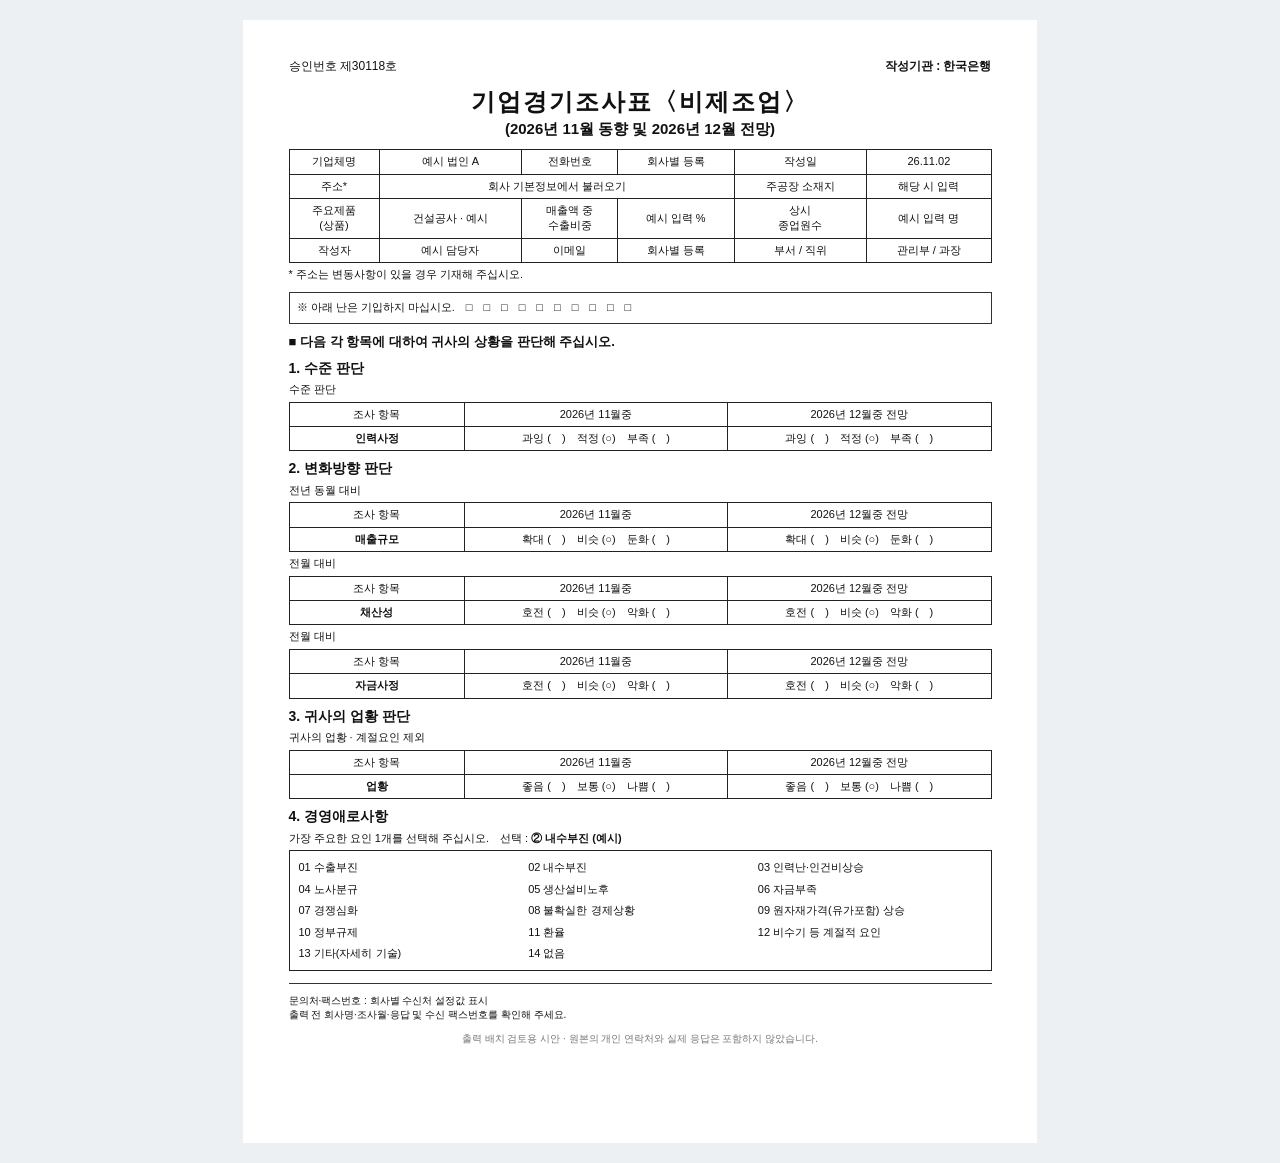
<file: docs/bok-survey-preview/print.html>
<!doctype html><meta charset="utf-8"><title>기업경기조사표 · 출력 시안</title><style>*{box-sizing:border-box}body{background:#edf0f2;margin:0;font:13px/1.4 "Noto Sans CJK KR","Malgun Gothic",sans-serif;color:#111}.paper{width:210mm;min-height:297mm;background:#fff;margin:20px auto;padding:10mm 12mm}.top{display:flex;justify-content:space-between;font-size:12px}h1{font-size:24px;text-align:center;letter-spacing:2px;margin:10px 0 0}h2{font-size:15px;text-align:center;margin:0 0 10px}h3{font-size:14px;margin:8px 0 3px}table{width:100%;border-collapse:collapse;font-size:11px;margin:4px 0}th,td{border:1px solid #222;padding:4px 4px;text-align:center}th{font-weight:500}.instruction{font-size:11px;margin:4px 0}.reserved{border:1px solid #333;padding:7px;margin:9px 0;font-size:11px;height:32px}.factors{border:1px solid #222;padding:9px;display:grid;grid-template-columns:repeat(3,1fr);gap:6px;font-size:11px}.footer{border-top:1px solid #333;padding-top:10px;font-size:10px;margin-top:12px}.demo{text-align:center;font-size:10px;color:#777;margin-top:10px}@page{size:A4;margin:0}@media print{body{background:white}.paper{margin:0}}</style><article class="paper"><div class="top"><span>승인번호 제30118호</span><b>작성기관 : 한국은행</b></div><h1>기업경기조사표〈비제조업〉</h1><h2>(2026년 11월 동향 및 2026년 12월 전망)</h2><table><tr><th>기업체명</th><td>예시 법인 A</td><th>전화번호</th><td>회사별 등록</td><th>작성일</th><td>26.11.02</td></tr><tr><th>주소*</th><td colspan="3">회사 기본정보에서 불러오기</td><th>주공장 소재지</th><td>해당 시 입력</td></tr><tr><th>주요제품<br>(상품)</th><td>건설공사 · 예시</td><th>매출액 중<br>수출비중</th><td>예시 입력 %</td><th>상시<br>종업원수</th><td>예시 입력 명</td></tr><tr><th>작성자</th><td>예시 담당자</td><th>이메일</th><td>회사별 등록</td><th>부서 / 직위</th><td>관리부 / 과장</td></tr></table><p class="instruction">* 주소는 변동사항이 있을 경우 기재해 주십시오.</p><div class="reserved">※ 아래 난은 기입하지 마십시오.　□　□　□　□　□　□　□　□　□　□</div><b style="font-size:13px">■ 다음 각 항목에 대하여 귀사의 상황을 판단해 주십시오.</b><h3>1. 수준 판단</h3><p class="instruction">수준 판단</p><table><thead><tr><th width="25%">조사 항목</th><th>2026년 11월중</th><th>2026년 12월중 전망</th></tr></thead><tbody><tr><td><b>인력사정</b></td><td>과잉 (　)　적정 (○)　부족 (　)</td><td>과잉 (　)　적정 (○)　부족 (　)</td></tr></tbody></table><h3>2. 변화방향 판단</h3><p class="instruction">전년 동월 대비</p><table><thead><tr><th width="25%">조사 항목</th><th>2026년 11월중</th><th>2026년 12월중 전망</th></tr></thead><tbody><tr><td><b>매출규모</b></td><td>확대 (　)　비슷 (○)　둔화 (　)</td><td>확대 (　)　비슷 (○)　둔화 (　)</td></tr></tbody></table><p class="instruction">전월 대비</p><table><thead><tr><th width="25%">조사 항목</th><th>2026년 11월중</th><th>2026년 12월중 전망</th></tr></thead><tbody><tr><td><b>채산성</b></td><td>호전 (　)　비슷 (○)　악화 (　)</td><td>호전 (　)　비슷 (○)　악화 (　)</td></tr></tbody></table><p class="instruction">전월 대비</p><table><thead><tr><th width="25%">조사 항목</th><th>2026년 11월중</th><th>2026년 12월중 전망</th></tr></thead><tbody><tr><td><b>자금사정</b></td><td>호전 (　)　비슷 (○)　악화 (　)</td><td>호전 (　)　비슷 (○)　악화 (　)</td></tr></tbody></table><h3>3. 귀사의 업황 판단</h3><p class="instruction">귀사의 업황 · 계절요인 제외</p><table><thead><tr><th width="25%">조사 항목</th><th>2026년 11월중</th><th>2026년 12월중 전망</th></tr></thead><tbody><tr><td><b>업황</b></td><td>좋음 (　)　보통 (○)　나쁨 (　)</td><td>좋음 (　)　보통 (○)　나쁨 (　)</td></tr></tbody></table><h3>4. 경영애로사항</h3><p class="instruction">가장 주요한 요인 1개를 선택해 주십시오.　선택 : <b>② 내수부진 (예시)</b></p><div class="factors"><span>01 수출부진</span><span>02 내수부진</span><span>03 인력난·인건비상승</span><span>04 노사분규</span><span>05 생산설비노후</span><span>06 자금부족</span><span>07 경쟁심화</span><span>08 불확실한 경제상황</span><span>09 원자재가격(유가포함) 상승</span><span>10 정부규제</span><span>11 환율</span><span>12 비수기 등 계절적 요인</span><span>13 기타(자세히 기술)</span><span>14 없음</span></div><div class="footer">문의처·팩스번호 : 회사별 수신처 설정값 표시<br>출력 전 회사명·조사월·응답 및 수신 팩스번호를 확인해 주세요.</div><div class="demo">출력 배치 검토용 시안 · 원본의 개인 연락처와 실제 응답은 포함하지 않았습니다.</div></article>
</file>
